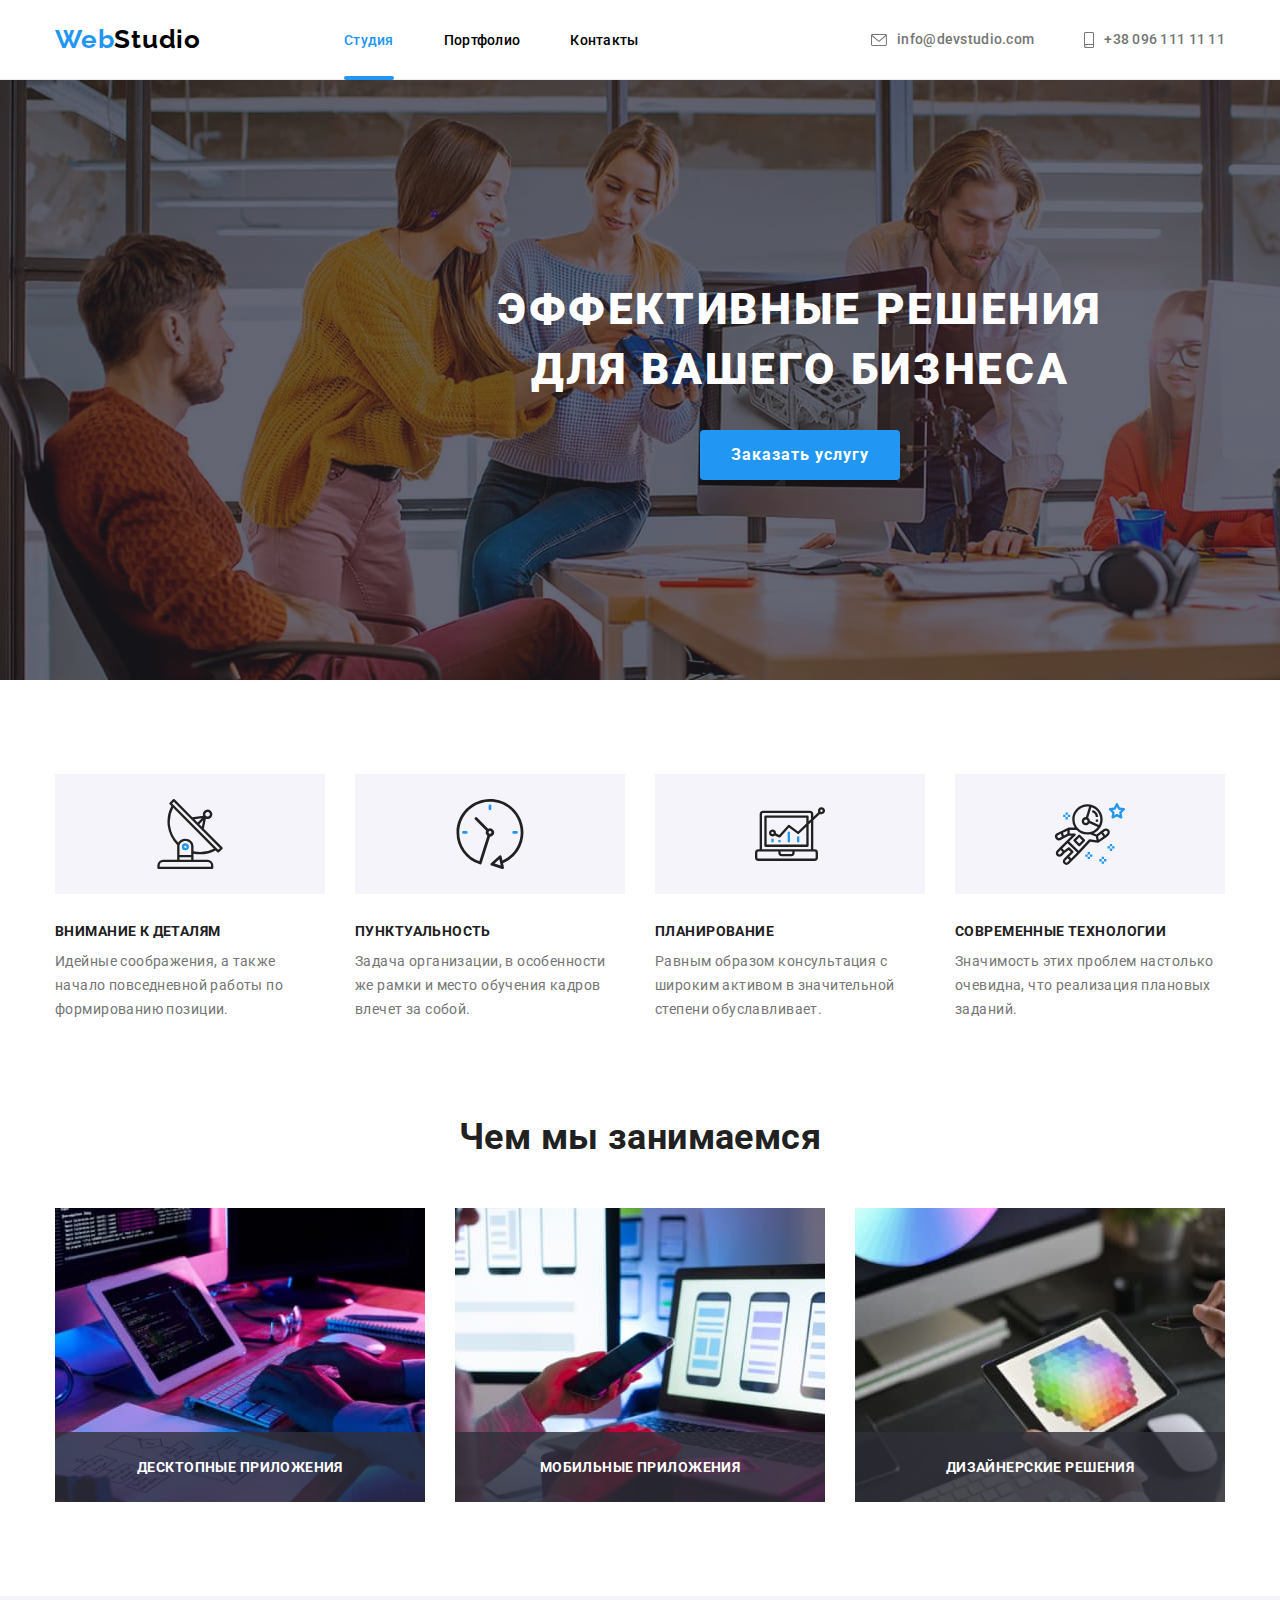
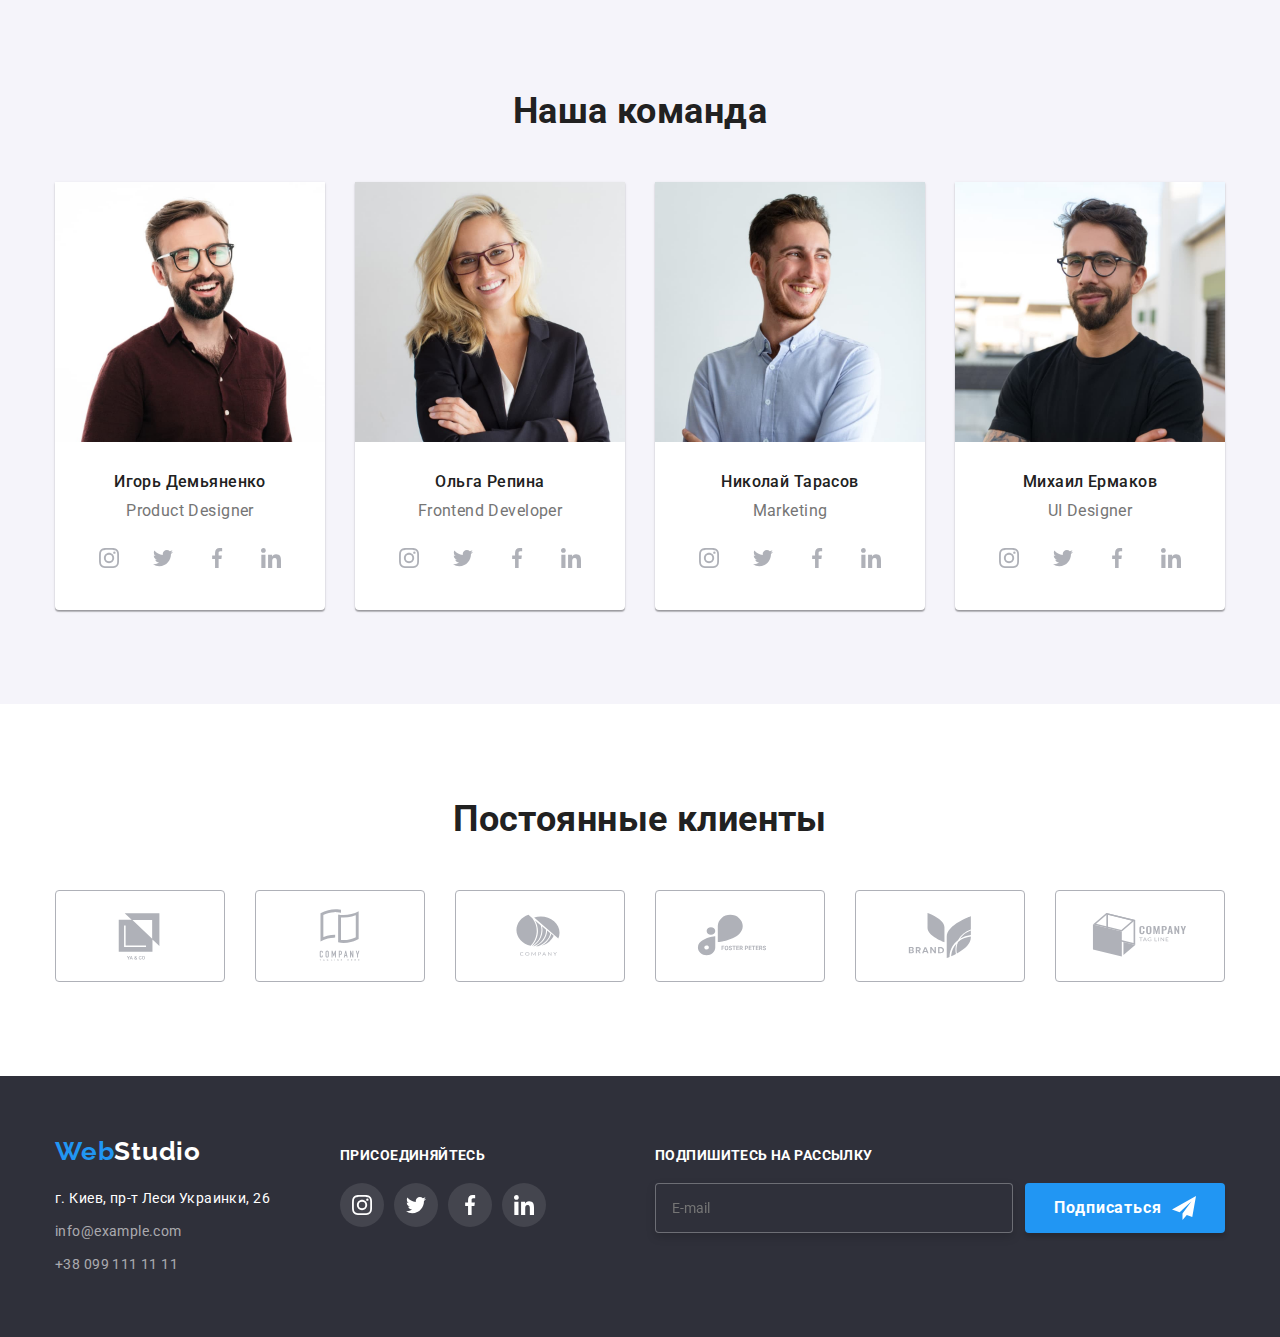
<file: index.html>
<!DOCTYPE html>
<html lang="ru">
<head>
    <meta charset="UTF-8">
    <meta http-equiv="X-UA-Compatible" content="IE=edge">
    <meta name="viewport" content="width=device-width, initial-scale=1.0">
    <title>Студия</title>
    <link rel="preconnect" href="https://fonts.googleapis.com">
    <link rel="preconnect" href="https://fonts.gstatic.com" crossorigin>
    <link href="https://fonts.googleapis.com/css2?family=Raleway:wght@700&family=Roboto:wght@400;500;700;900&display=swap" rel="stylesheet">
    <link rel="stylesheet" href="https://cdnjs.cloudflare.com/ajax/libs/modern-normalize/1.1.0/modern-normalize.min.css">
    <link rel="stylesheet" href="./css/main.min.css">
    <link rel="stylesheet" href="./css/styles.css">
</head>
<body>
    <header class="page-header">
        
       <div class="container container_header-container">
            <nav class="header-nav-container">
                    <a href="./index.html" lang="en" class="logo"><span class="logo__span">Web</span>Studio</a>
                    <ul class="nav-menu">
                            <li class="nav-menu__item nav-menu__item-location"><a href="./index.html" class="nav-menu__link nav-menu__link-current">Студия</a></li>
                            <li class="nav-menu__item"><a href="./portfolio.html" class="nav-menu__link">Портфолио</a></li>
                            <li class="nav-menu__item"><a href="" class="nav-menu__link">Контакты</a></li>
                    </ul>
            </nav>
            <ul class="header-contacts">
            <li class="header-contacts__item">
                
                <a href="mailto:info@devstudio.com" class="contacts"> 
                    <svg class="contacts__icon contacts__icon_envelope">
                    <use href="./images/icons.svg#icon-envelope"></use>
                </svg>
                info@devstudio.com</a></li>
            <li class="header-contacts__item">
                
                <a href="tel:+380961111111" class="contacts">
                    <svg class="contacts__icon contacts__icon_smartfone">
                        <use href="./images/icons.svg#icon-smartphone"></use>
                    </svg>
                    +38 096 111 11 11</a></li>
            </ul>
       </div>

    </header>

    <main>
        <section class="hero">
            <div class="container">
                <h1 class="hero-title">Эффективные решения для вашего бизнеса</h1>
                <button data-modal-open type="button" class="hero-button" >Заказать услугу</button>
                <div data-modal class="backdrop backdrop_is-hidden">
                    <div class="modal">
                        <button data-modal-close class="close-modal" >
                            <svg clas="close-modal__icon" width="14px" height="14px">
                                <use href="./images/icons.svg#icon-close-black"></use>
                            </svg>
                        </button>
                        <p class="modal__description">Оставьте свои данные, мы вам перезвоним</p>
                        <form class="modal-form">
                            
                            <div class="modal__form-field">
                                <label for="client_name">
                                    Имя
                                </label>
                                <input class="form-input" type="name" id="client_name" name="client-name" required>
                                <svg class="modal__form-icon" width="18px" height="18px">
                                    <use href="./images/icons.svg#icon-person"></use>
                            </div>
                        
                           
                            <div class="modal__form-field">
                                <label for="client_tel">
                                    Телефон
                                </label>
                                <input type="tel" id="client_tel" required>
                                <svg class="modal__form-icon" width="18px" height="18px" name="client-tel">
                                    <use href="./images/icons.svg#icon-phone"></use>
                            </div>
                            
                            
                             <div class="modal__form-field">
                                <label for="client_mail">
                                    Почта
                                </label>
                                <input type="mail" id="client_mail" name="client-mail" required>
                                <svg class="modal__form-icon" width="18px" height="18px">
                                        <use href="./images/icons.svg#icon-email"></use>
                                
                            </div>
                            
                            <div class="modal__form-field">
                                <label for="comment-area">
                                    Комментарий
                                </label>
                                <textarea name="" id="comment-area" class="comment-area" placeholder="Введите текст"></textarea>
                                    
                            </div>
                            <div class="modal__form-chekbox">
                                <label>
                                    <input class="modal__input-chekbox" type="checkbox" name="contract" value="contract" required>
                                    <span class="check-icon"></span>
                                    <span class="modal-contract-description">Соглашаюсь с рассылкой и принимаю</span>
                                    <a href="" class="modal-check-decoration">Условия договора</a>
                                </label>
                                
                            </div>
                    
                            <button type="submit" class="hero-button hero-button_modal-button">
                                <span>Отправить</span>
                            </button>
                    </div>
                        </form>

                    </div>
                </div>
            </div>
        </section>

        <section class="section">
            <div class="container">
                <h2 class="visually-hidden">Наши преимущества</h2>
                <ul class="properties">
                    
                    <li class="properties-element">
                        <div class="properties-element__image">
                            <svg width="70" height="70">
                                <use href="./images/icons.svg#icon-antenna-1" ></use>
                            </svg>
    
                        </div>
                        <h3 class="properties-element__title">Внимание к деталям</h3>
                        <p class="properties-element__description">Идейные соображения, а также начало повседневной работы по формированию позиции.
                        </p>
                    </li>
                    <li class="properties-element">
                        <div class="properties-element__image">
                            <svg width="70" height="70">
                                <use href="./images/icons.svg#icon-clock-1"></use>
                            </svg>
    
                        </div>
                        <h3 class="properties-element__title">Пунктуальность</h3>
                        <p class="properties-element__description">Задача организации, в особенности же рамки и место обучения кадров влечет за
                            собой.</p>
                    </li>
                    <li class="properties-element">
                        <div class="properties-element__image">
                            <svg width="70" height="70">
                                <use href="./images/icons.svg#icon-diagram-1"></use>
                            </svg>
    
                        </div>
                        <h3 class="properties-element__title">Планирование</h3>
                        <p class="properties-element__description">Равным образом консультация с широким активом в значительной степени
                            обуславливает.</p>
                    </li>
                    <li class="properties-element">
                        <div class="properties-element__image">
                            <svg width="70" height="70">
                                <use href="./images/icons.svg#icon-astronaut-1"></use>
                            </svg>
    
                        </div>
                        <h3 class="properties-element__title">Современные технологии</h3>
                        <p class="properties-element__description">Значимость этих проблем настолько очевидна, что реализация плановых заданий.</p>
                    </li>
                </ul>
            </div>
        </section>

        <section class="section work">
            <div class="container">
                <h2 class="big-headers">Чем мы занимаемся</h2>
                <ul class="examples">
                    <li class="examples-item">
                        <div class="examples-item__opacity">
                            <img src="./images/what_we_doing/computer-min.jpg" alt="Создание сайтов на компютер" width="370" height="294">
                            <p class="examples-item__descrirtion">десктопные приложения</p>
                        </div>
                    </li>
                        
                    <li class="examples-item">
                        <div class="examples-item__opacity">
                            <img src="./images/what_we_doing/mobile-min.jpg" alt="Создание сайтов на сматфон" width="370" height="294">
                            <p class="examples-item__descrirtion">мобильные приложения</p>
                        </div>
                    </li>
                        
                    <li class="examples-item">
                        <div class="examples-item__opacity">
                            <img src="./images/what_we_doing/tablet-min.jpg" alt="Создание сайтов на планшет" width="370" height="294">
                            <p class="examples-item__descrirtion">дизайнерские решения</p>
                        </div>
                    </li>
                        
                </ul>
            </div>
        </section>

        <section class="team section">
            <div class="container">
                <h2 class="big-headers">Наша команда</h2>
                <ul class="teammates">
                    <li class="teammates-item">                      
                        <img src="./images/our_team/demyanenko-min.jpg" alt="Игорь Демьяненко" width="270" height="260">
                        <div class="teammates-block">
                            <h3 class="teammates-block__name">Игорь Демьяненко</h3>
                            <p class="teammates-block_position">Product Designer</p>
                            <ul class="social-menu">
                                <li><a class="social-menu__links" href="">
                                    <svg class="social-menu__icons" width="20" height="20">
                                            <use href="./images/icons.svg#icon-instagram-2" ></use>
                                        </svg>
                                    </a>
                                </li>
                                <li><a class="social-menu__links" href="">
                                    <svg class="social-menu__icons" width="20" height="20">
                                            <use href="./images/icons.svg#icon-twitter-1"></use>
                                        </svg>
                                    </a>
                                </li>
                                <li><a class="social-menu__links" href="">
                                    <svg class="social-menu__icons" width="20" height="20">
                                            <use href="./images/icons.svg#icon-facebook-1"></use>
                                        </svg>
                                    </a>
                                </li>
                                <li><a class="social-menu__links" href="">
                                    <svg class="social-menu__icons" width="20" height="20">
                                            <use href="./images/icons.svg#icon-linkedin-1"></use>
                                        </svg>
                                    </a>
                                </li>
                            </ul>
            
                        </div>
                        
                    </li>
                    <li class="teammates-item">
                        <img src="./images/our_team/repina-min.jpg" alt="Ольга Репина" width="270" height="260">
                        <div class="teammates-block">
                            <h3 class="teammates-block__name">Ольга Репина</h3>
                            <p class="teammates-block_position">Frontend Developer</p>
                            <ul class="social-menu">
                                <li><a class="social-menu__links" href="">
                                    <svg class="social-menu__icons" width="20" height="20">
                                            <use href="./images/icons.svg#icon-instagram-2" ></use>
                                        </svg>
                                    </a>
                                </li>
                                <li><a class="social-menu__links" href="">
                                    <svg class="social-menu__icons" width="20" height="20">
                                            <use href="./images/icons.svg#icon-twitter-1"></use>
                                        </svg>
                                    </a>
                                </li>
                                <li><a class="social-menu__links" href="">
                                    <svg class="social-menu__icons" width="20" height="20">
                                            <use href="./images/icons.svg#icon-facebook-1"></use>
                                        </svg>
                                    </a>
                                </li>
                                <li><a class="social-menu__links" href="">
                                    <svg class="social-menu__icons" width="20" height="20">
                                            <use href="./images/icons.svg#icon-linkedin-1"></use>
                                        </svg>
                                    </a>
                                </li>
                            </ul>
                        </div>
                        
                    </li>
                    <li class="teammates-item">
                        <img src="./images/our_team/tarasov-min.jpg" alt="Николай Тарасов" width="270" height="260">
                        <div class="teammates-block">
                            <h3 class="teammates-block__name">Николай Тарасов</h3>
                            <p class="teammates-block_position">Marketing</p>
                            <ul class="social-menu">
                                <li><a class="social-menu__links" href="">
                                    <svg class="social-menu__icons" width="20" height="20">
                                            <use href="./images/icons.svg#icon-instagram-2" ></use>
                                        </svg>
                                    </a>
                                </li>
                                <li><a class="social-menu__links" href="">
                                    <svg class="social-menu__icons" width="20" height="20">
                                            <use href="./images/icons.svg#icon-twitter-1"></use>
                                        </svg>
                                    </a>
                                </li>
                                <li><a class="social-menu__links" href="">
                                    <svg class="social-menu__icons" width="20" height="20">
                                            <use href="./images/icons.svg#icon-facebook-1"></use>
                                        </svg>
                                    </a>
                                </li>
                                <li><a class="social-menu__links" href="">
                                    <svg class="social-menu__icons" width="20" height="20">
                                            <use href="./images/icons.svg#icon-linkedin-1"></use>
                                        </svg>
                                    </a>
                                </li>
                            </ul>
                        </div>
                       
                    </li>
                    <li class="teammates-item">
                        <img src="./images/our_team/ermakov-min.jpg" alt="Михаил Ермаков" width="270" height="260">
                        <div class="teammates-block">
                            <h3 class="teammates-block__name">Михаил Ермаков</h3>
                            <p class="teammates-block_position">UI Designer</p>
                            <ul class="social-menu">
                                <li><a class="social-menu__links" href="">
                                    <svg class="social-menu__icons" width="20" height="20">
                                            <use href="./images/icons.svg#icon-instagram-2" ></use>
                                        </svg>
                                    </a>
                                </li>
                                <li><a class="social-menu__links" href="">
                                    <svg class="social-menu__icons" width="20" height="20">
                                            <use href="./images/icons.svg#icon-twitter-1"></use>
                                        </svg>
                                    </a>
                                </li>
                                <li><a class="social-menu__links" href="">
                                    <svg class="social-menu__icons" width="20" height="20">
                                            <use href="./images/icons.svg#icon-facebook-1"></use>
                                        </svg>
                                    </a>
                                </li>
                                <li><a class="social-menu__links" href="">
                                    <svg class="social-menu__icons" width="20" height="20">
                                            <use href="./images/icons.svg#icon-linkedin-1"></use>
                                        </svg>
                                    </a>
                                </li>
                            </ul>
                        </div>
                        
                    </li>                    
                </ul>
            </div>
        </section>
        <section class="section">
            <div class="container">
                <h2 class="big-headers">Постоянные клиенты</h2>
                <ul class="clients-menu">
                    <li class="clients-item">
                        <a class="clients-item__link" href="">
                            <svg class="clients-item__icon" width="106" height="60">
                                <use href="./images/icons.svg#icon-Logo-1"></use>
                            </svg>
                        </a>
                    </li>
                    <li class="clients-item">
                        <a class="clients-item__link" href="">
                            <svg class="clients-item__icon" width="106" height="60">
                                <use href="./images/icons.svg#icon-Logo-2"></use>
                            </svg>
                        </a>
                    </li>
                    <li class="clients-item">
                        <a class="clients-item__link" href="">
                            <svg class="clients-item__icon" width="106" height="60">
                                <use href="./images/icons.svg#icon-Logo-3"></use>
                            </svg>
                        </a>
                    </li>
                    <li class="clients-item">
                        <a class="clients-item__link" href="">
                            <svg class="clients-item__icon" width="106" height="60">
                                <use href="./images/icons.svg#icon-Logo-4"></use>
                            </svg>
                        </a>
                    </li>
                    <li class="clients-item">
                        <a class="clients-item__link" href="">
                            <svg class="clients-item__icon" width="106" height="60">
                                <use href="./images/icons.svg#icon-Logo-5"></use>
                            </svg>
                        </a>
                    </li>
                    <li class="clients-item">
                        <a class="clients-item__link" href="">
                            <svg class="clients-item__icon" width="106" height="60">
                                <use href="./images/icons.svg#icon-Logo-6"></use>
                            </svg>
                        </a>
                    </li>
                </ul>
            </div>
        </section>
    </main>
    <footer>
        <div class="container container_footer-flex">
            <div>
                <a href="./index.html" lang="en" class="logo logo_logo-footer"><span class="logo__span">Web</span>Studio</a>
                <address>
                    <ul class="footer-list">
                        <li class="footer-list__item"><a href="https://goo.gl/maps/t2Xy4N2QzywCHtQn9" target="_blank" rel="noopener noreferrer" class="footer-list__map">г. Киев, пр-т Леси Украинки, 26</a></li>
                        <li class="footer-list__item"><a href="mailto:info@example.com" class="footer-list__contacts-footer">info@example.com</a></li>
                        <li class="footer-list__item"><a href="tel:+380991111111" class="footer-list__contacts-footer">+38 099 111 11 11</a></li>
                    </ul>
                </address>
            </div>
            <div class="social-block">
                <p class="sign-up__title">присоединяйтесь</p>
                <ul class="social-menu">
                    <li><a class="social-menu__links" href="">
                        <svg class="social-menu__icons" width="20" height="20">
                                <use href="./images/icons.svg#icon-instagram-2" ></use>
                            </svg>
                        </a>
                    </li>
                    <li><a class="social-menu__links" href="">
                        <svg class="social-menu__icons" width="20" height="20">
                                <use href="./images/icons.svg#icon-twitter-1"></use>
                            </svg>
                        </a>
                    </li>
                    <li><a class="social-menu__links" href="">
                        <svg class="social-menu__icons" width="20" height="20">
                                <use href="./images/icons.svg#icon-facebook-1"></use>
                            </svg>
                        </a>
                    </li>
                    <li><a class="social-menu__links" href="">
                        <svg class="social-menu__icons" width="20" height="20">
                                <use href="./images/icons.svg#icon-linkedin-1"></use>
                            </svg>
                        </a>
                    </li>
                </ul>
            </div>
            <div class="sign-up">
                <p class="sign-up__title">Подпишитесь на рассылку</p>
                <div >
                    <form action="" class="sign-up__form-block">
                        <input class="sign-up__input" type="email" placeholder="E-mail" required>
                        <button type="submit" class="hero-button hero-button_sign-up-button">
                            <span>Подписаться</span>
                            <svg class="sign-up__icon">
                                <use href="./images/icons.svg#icon-send"></use>
                        </button>
                    </form>
                    
                </div>
            </div>
        </div>
    </footer>

    
    <script src="./js/modal.js"></script>
</body>




</html>
</file>
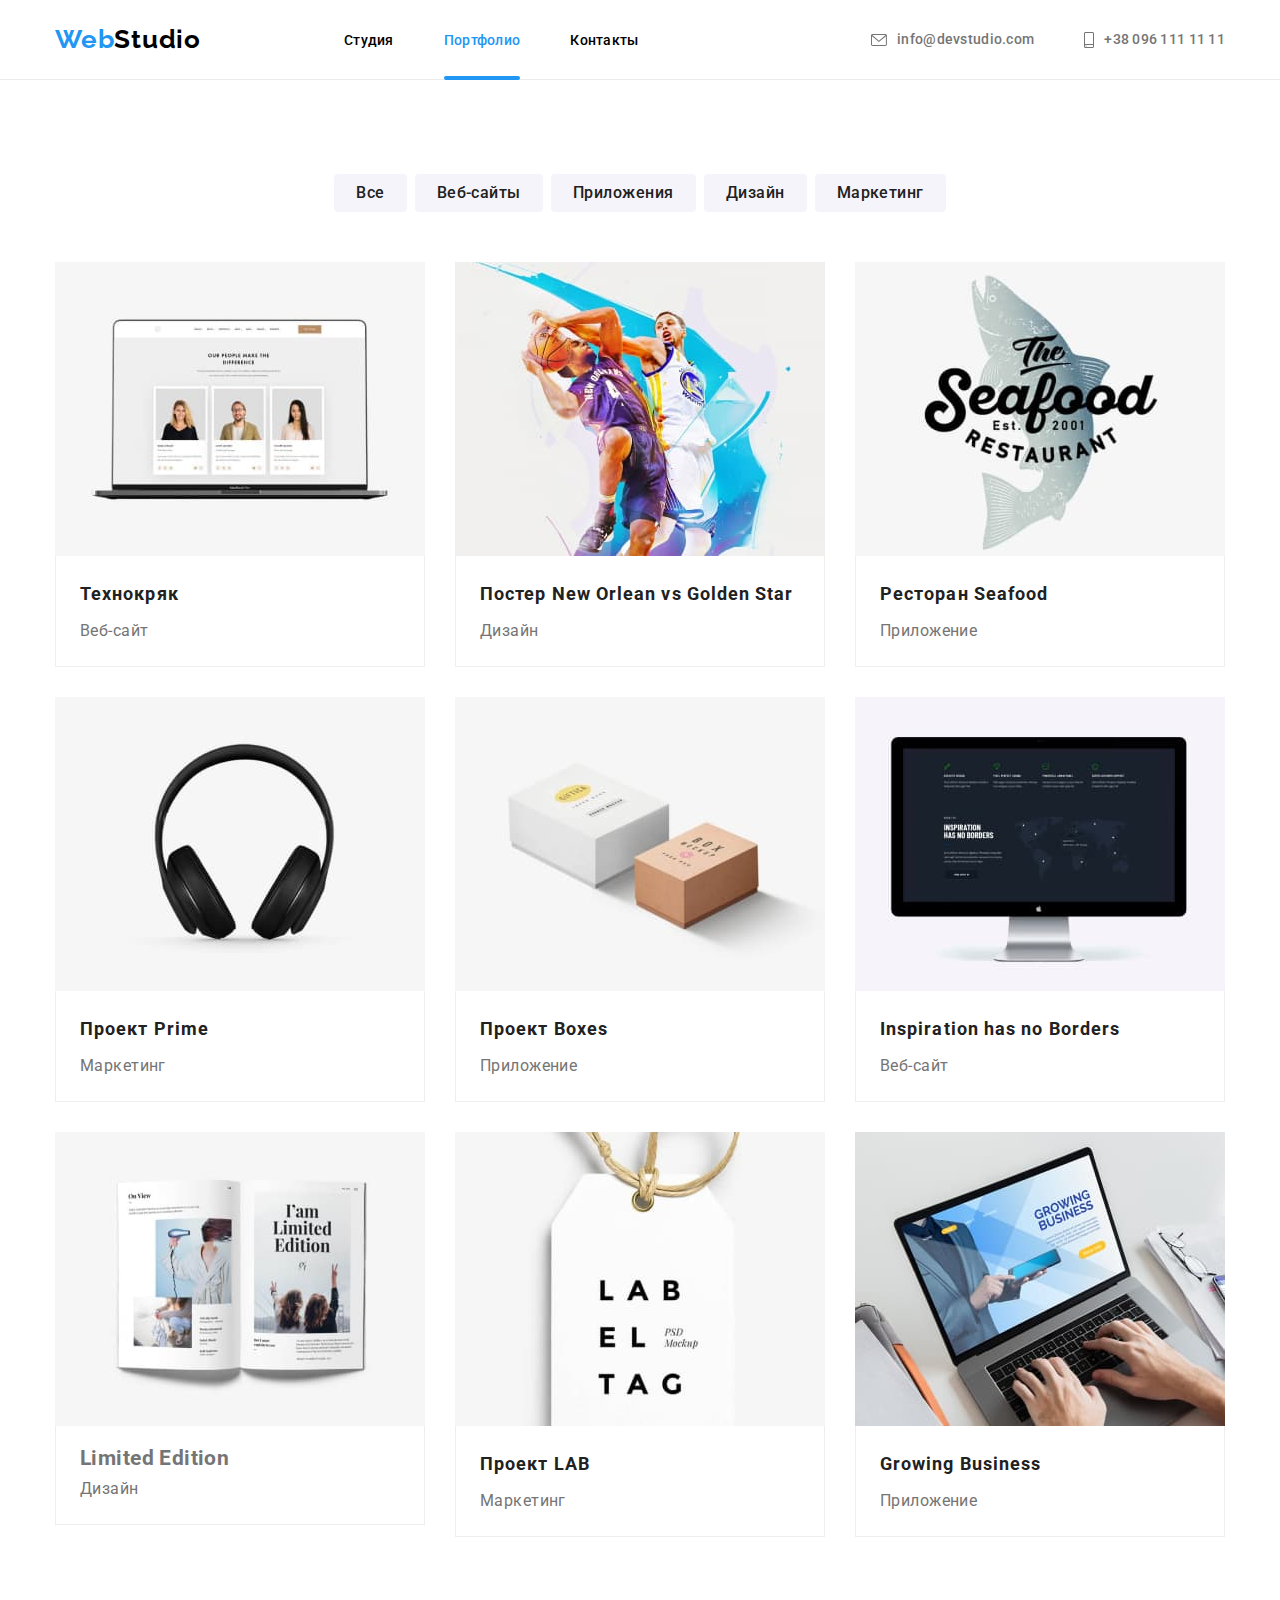
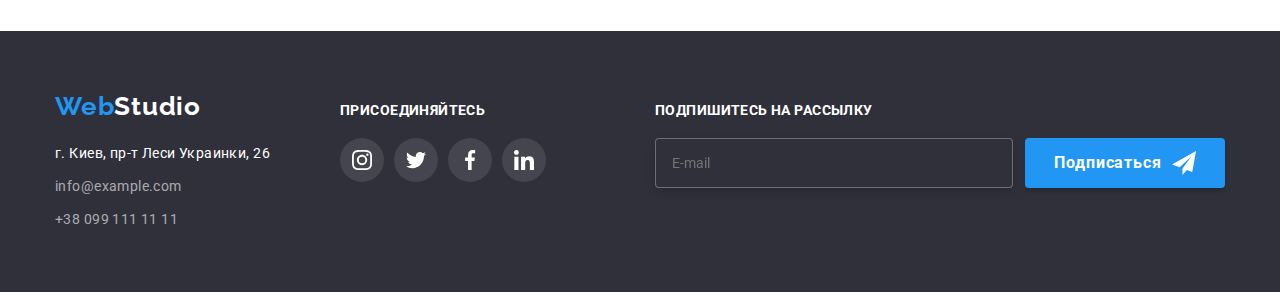
<file: portfolio.html>
<!DOCTYPE html>
<html lang="ru">
<head>
    <meta charset="UTF-8">
    <meta http-equiv="X-UA-Compatible" content="IE=edge">
    <meta name="viewport" content="width=device-width, initial-scale=1.0">
    <title>Портфолио</title>
    <link rel="preconnect" href="https://fonts.googleapis.com">
    <link rel="preconnect" href="https://fonts.gstatic.com" crossorigin>
    <link href="https://fonts.googleapis.com/css2?family=Raleway:wght@700&family=Roboto:wght@400;500;700;900&display=swap" rel="stylesheet">
    <link rel="stylesheet" href="https://cdnjs.cloudflare.com/ajax/libs/modern-normalize/1.1.0/modern-normalize.min.css">
    <link rel="stylesheet" href="./css/main.min.css">
    <link rel="stylesheet" href="./css/styles.css">
</head>
<body>
    <header class="page-header">
        <div class="container container_header-container">
            <nav class="header-nav-container">
                <a href="./index.html" lang="en" class="logo"><span class="logo__span">Web</span>Studio</a>
                    <ul class="nav-menu">
                            <li class="nav-menu__item nav-menu__item-location"><a href="./index.html" class="nav-menu__link" >Студия</a></li>
                            <li class="nav-menu__item"><a href="./portfolio.html" class="nav-menu__link nav-menu__link-current" >Портфолио</a></li>
                            <li class="nav-menu__item"><a href="" class="nav-menu__link">Контакты</a></li>
                    </ul>
            </nav>
            <ul class="header-contacts">
                <li class="header-contacts__item">
                    
                    <a href="mailto:info@devstudio.com" class="contacts"> 
                        <svg class="contacts__icon contacts__icon_envelope">
                        <use href="./images/icons.svg#icon-envelope"></use>
                    </svg>
                    info@devstudio.com</a></li>
                <li class="header-contacts__item">
                    
                    <a href="tel:+380961111111" class="contacts">
                        <svg class="contacts__icon contacts__icon_smartfone">
                            <use href="./images/icons.svg#icon-smartphone"></use>
                        </svg>
                        +38 096 111 11 11</a></li>
                </ul>
        </div>
    </header>

    <main>

        <section class="section">
            <div class="container" >
                <h1 class="visually-hidden">Примеры наших работ</h1>   
                    <ul class="example-menu">
                         <li><button type="button" class="button button_example-button">Все</button></li>
                        <li><button type="button" class="button button_example-button">Веб-сайты</button></li>
                        <li><button type="button" class="button button_example-button">Приложения</button></li>
                         <li><button type="button" class="button button_example-button">Дизайн</button></li>
                         <li><button type="button" class="button button_example-button">Маркетинг</button></li>
                     </ul>
                   
                     <ul class="titles-menu">
                        <li class="titles-item">
                           <a href="" class="titles-item__link"> 
                                <div class="titles-overlay">
                                    <img src="./images/portfolio/techno-crjak-min.jpg" alt="пример страницы веб-сайта" width="370" height="294">
                                    <div class="titles-overlay__curtain">
                                        <p class="titles-overlay__description">Ресурс предлагает комплексные предложения с разным уровнем функционала и сервисов. Все это позволит посетителю
                                            получить исчерпывающие сведения о компании или частном лице.</p>
                                    </div>
                                </div>
                                <div class="titles-item__border">
                                    <h2 class="titles-name">Технокряк</h2>
                                    <p class="titles-description">Веб-сайт</p>
                                </div>
                            </a>
                        </li>
                        <li class="titles-item">
                            <a href="" class="titles-item__link">
                               <div class="titles-overlay">
                                    <img src="./images/portfolio/orlean-vs-star-min.jpg" alt="пример постера" width="370" height="294">
                                    <div class="titles-overlay__curtain">
                                        <p class="titles-overlay__description">Ресурс предлагает комплексные предложения с разным уровнем функционала и сервисов. Все это позволит посетителю
                                            получить исчерпывающие сведения о компании или частном лице.</p>
                                    </div>
                               </div>
                                <div class="titles-item__border">
                                    <h2 class="titles-name">Постер <span lang="en">New Orlean vs Golden Star</span></h2>
                                    <p class="titles-description">Дизайн</p>
                                </div>
                            </a>
                        </li>
                        <li class="titles-item">
                            <a href="" class="titles-item__link">
                                <div class="titles-overlay">
                                    <img src="./images/portfolio/seafood-min.jpg" alt="приложение ресторана" width="370" height="294">
                                    <div class="titles-overlay__curtain">
                                        <p class="titles-overlay__description">Ресурс предлагает комплексные предложения с разным уровнем функционала и сервисов. Все это позволит посетителю
                                            получить исчерпывающие сведения о компании или частном лице.</p>
                                    </div>
                                </div>
                                <div class="titles-item__border">
                                    <h2 class="titles-name">Ресторан <span lang="en">Seafood</span></h2>
                                    <p class="titles-description">Приложение</p>
                                </div>
                            </a>
                        </li>
                        <li class="titles-item">
                            <a href="" class="titles-item__link">
                                <div class="titles-overlay">
                                    <img src="./images/portfolio/prime-min.jpg" alt="логотип проекта" width="370" height="294">
                                    <div class="titles-overlay__curtain">
                                        <p class="titles-overlay__description">Ресурс предлагает комплексные предложения с разным уровнем функционала и сервисов. Все это позволит посетителю
                                            получить исчерпывающие сведения о компании или частном лице.</p>
                                    </div>
                                </div>
                                <div class="titles-item__border">
                                    <h2 class="titles-name">Проект <span lang="en">Prime</span></h2>
                                    <p class="titles-description">Маркетинг</p>
                                </div>
                            </a>
                        </li>
                        <li class="titles-item">
                            <a href="" class="titles-item__link">
                                <div class="titles-overlay">
                                    <img src="./images/portfolio/boxes-min.jpg" alt="логотип приложения" width="370" height="294">
                                    <div class="titles-overlay__curtain">
                                        <p class="titles-overlay__description">Ресурс предлагает комплексные предложения с разным уровнем функционала и сервисов. Все это позволит посетителю
                                            получить исчерпывающие сведения о компании или частном лице.</p>
                                    </div>
                                </div>
                                <div class="titles-item__border">
                                    <h2 class="titles-name">Проект <span lang="en">Boxes</span></h2>
                                    <p class="titles-description">Приложение</p>
                                </div>
                            </a>
                        </li>
                        <li class="titles-item">
                            <a href="" class="titles-item__link">
                                <div class="titles-overlay"> 
                                    <img src="./images/portfolio/no-borders-min.jpg" alt="пример страницы вебсайта" width="370" height="294" >
                                    <div class="titles-overlay__curtain">
                                        <p class="titles-overlay__description">Ресурс предлагает комплексные предложения с разным уровнем функционала и сервисов. Все это позволит посетителю
                                            получить исчерпывающие сведения о компании или частном лице.</p>
                                </div>
                                </div>
                                <div class="titles-item__border"> 
                                    <h2 class="titles-name"><span lang="en">Inspiration has no Borders</span></h2>
                                    <p class="titles-description">Веб-сайт</p>
                                </div>
                            </a>
                        </li>
                        <li class="titles-item">
                            <a href="" class="titles-item__link">
                                <div class="titles-overlay">
                                    <img src="./images/portfolio/limited-edition-min.jpg" alt="пример дизайна для издания" width="370" height="294">
                                    <div class="titles-overlay__curtain">
                                        <p class="titles-overlay__description">Ресурс предлагает комплексные предложения с разным уровнем функционала и сервисов. Все это позволит посетителю
                                            получить исчерпывающие сведения о компании или частном лице.</p>
                                    </div>
                                </div>
                                <div class="titles-item__border">
                                    <h2 class="titles-name>Издание <span lang="en">Limited Edition</span></h2>
                                    <p class="titles-description">Дизайн</p>
                                </div>
                            </a>
                        </li>
                        <li class="titles-item">
                            <a href="" class="titles-item__link">
                                <div class="titles-overlay">
                                    <img src="./images/portfolio/lab-min.jpg" alt="логотип проекта" width="370" height="294">
                                    <div class="titles-overlay__curtain">
                                        <p class="titles-overlay__description">Ресурс предлагает комплексные предложения с разным уровнем функционала и сервисов. Все это позволит посетителю
                                            получить исчерпывающие сведения о компании или частном лице.</p>
                                    </div>
                                </div>
                                <div class="titles-item__border">
                                    <h2 class="titles-name">Проект <span lang="en">LAB</span></h2>
                                    <p class="titles-description">Маркетинг</p>
                                </div>
                            </a>
                        </li>
                        <li class="titles-item">
                            <a href="" class="titles-item__link">
                                <div class="titles-overlay">
                                    <img src="./images/portfolio/growing_business-min.jpg" alt="главная страница приложения" width="370" height="294">
                                    <div class="titles-overlay__curtain">
                                        <p class="titles-overlay__description">Ресурс предлагает комплексные предложения с разным уровнем функционала и сервисов. Все это позволит посетителю
                                            получить исчерпывающие сведения о компании или частном лице.</p>
                                    </div>
                                </div>
                                <div class="titles-item__border">
                                    <h2 class="titles-name"><span lang="en">Growing Business</span></h2>
                                    <p class="titles-description">Приложение</p>
                                </div>
                            </a>
                        </li>
                    </ul>
            </div>
    

            
        </section>

    </main>


    <footer>
        <div class="container container_footer-flex">
            <div>
                <a href="./index.html" lang="en" class="logo logo_logo-footer"><span class="logo__span">Web</span>Studio</a>
                <address>
                    <ul class="footer-list">
                        <li class="footer-list__item"><a href="https://goo.gl/maps/t2Xy4N2QzywCHtQn9" target="_blank" rel="noopener noreferrer" class="footer-list__map">г. Киев, пр-т Леси Украинки, 26</a></li>
                        <li class="footer-list__item"><a href="mailto:info@example.com" class="footer-list__contacts-footer">info@example.com</a></li>
                        <li class="footer-list__item"><a href="tel:+380991111111" class="footer-list__contacts-footer">+38 099 111 11 11</a></li>
                    </ul>
                </address>
            </div>
            <div class="social-block">
                <p class="sign-up__title">присоединяйтесь</p>
                <ul class="social-menu">
                    <li><a class="social-menu__links" href="">
                        <svg class="social-menu__icons" width="20" height="20">
                                <use href="./images/icons.svg#icon-instagram-2" ></use>
                            </svg>
                        </a>
                    </li>
                    <li><a class="social-menu__links" href="">
                        <svg class="social-menu__icons" width="20" height="20">
                                <use href="./images/icons.svg#icon-twitter-1"></use>
                            </svg>
                        </a>
                    </li>
                    <li><a class="social-menu__links" href="">
                        <svg class="social-menu__icons" width="20" height="20">
                                <use href="./images/icons.svg#icon-facebook-1"></use>
                            </svg>
                        </a>
                    </li>
                    <li><a class="social-menu__links" href="">
                        <svg class="social-menu__icons" width="20" height="20">
                                <use href="./images/icons.svg#icon-linkedin-1"></use>
                            </svg>
                        </a>
                    </li>
                </ul>
            </div>
            <div class="sign-up">
                <p class="sign-up__title">Подпишитесь на рассылку</p>
                <div class="sign-up__form-block">
                    <form action="">
                        <input class="sign-up__input" type="email" placeholder="E-mail">
    
                    </form>
                    <button type="button" class="hero-button hero-button_sign-up-button">
                        <span>Подписаться</span>
                        <svg class="sign-up__icon">
                            <use href="./images/icons.svg#icon-send"></use>
                    </button>
                </div>
            </div>
        </div>
    </footer>
    
</body>
</html>
</file>
<file: css/styles.css>
/* ___________________________________________Header */








 


 /* .header-contacts__item{
   display: inline-flex;
   align-items: center;
   cursor:pointer;
 }

 .header-contacts__item:last-child {
 margin-left: 50px;
 }

 .contacts
 {
   display: flex;
   align-items: center;

   font-weight: 500;
   font-size: 14px;
   line-height: 1.14;
   letter-spacing: 0.02em;
   padding-top: 32px;
   padding-bottom: 32px;

   transition: color 250ms cubic-bezier(0.4, 0, 0.2, 1);
  
 }

 .contacts__icon {
   margin-right: 10px;
   fill: currentColor;
 }

 .contacts__icon_envelope{
   width: 16px;
   height: 12px;

 }
 .contacts__icon_smartfone{
   width: 10px;
   height: 16px;
   
 } */




 /*___________________________________________body*/

/* body 
{
    font-family: 'Roboto', sans-serif;  
    color:var(--body-color);
    background-color: var(--background-body);
    font-size: 14px;
    letter-spacing: 0.03em;
    
} */

/* .hero
{
   background: var(--background-hero);
   background-image: linear-gradient(rgba(47, 48, 58, 0.4),rgba(47, 48, 58, 0.4)), url(../images/hero/Img-min.jpg);
   background-repeat: no-repeat;
   background-size: cover;
   margin-left: auto;
   margin-right: auto;
   width: 1600px;
   height: 600px;
   padding-top: 200px;
   padding-bottom: 200px;
}

.hero-title
{
   
   font-weight: 900;
   font-size: 44px;
   line-height: 1.36;
   letter-spacing: 0.06em;
   text-transform: uppercase;

   color: var(--title-hero);

   width: 696px;
   margin-left: auto;
   margin-right: auto;
   text-align: center;
  

} */

/* .hero-button
{
   margin-left: auto;
   margin-right: auto;
   margin-top: 30px;
   padding-top: 10px;
   padding-bottom: 10px;


   width: 200px;
   height: 50px;

   font-family: inherit;
   font-weight: 700;
   font-size: 16px;
   line-height: 1.88;
   display: block;
   
   text-align: center;
   letter-spacing: 0.06em;

   color: var(--title-hero);
   background: var(--background-focus-button);
   box-shadow: 0px 4px 4px rgba(0, 0, 0, 0.15);
   border-radius: 4px;
   border: none;

   cursor:pointer;

  

   transition: background 250ms cubic-bezier(0.4, 0, 0.2, 1);
   
}

.hero-button:focus ,
.hero-button:hover
{
   background: var(--background-hero-focus);
} */
/* 
 .backdrop{
   position: fixed;
   top:0;
   left: 0;
   width: 100%;
   height: 100%;
   background: rgba(0, 0, 0, 0.2);

   padding: 15px 15px;

   opacity: 1;
   visibility:visible;

   transition: opacity 250ms cubic-bezier(0.4, 0, 0.2, 1) ,  visibility 250ms cubic-bezier(0.4, 0, 0.2, 1); 
   perspective:600px;

   z-index: 1;
   
 }

 .backdrop.backdrop_is-hidden .modal{
   transform:perspective(600px) translate(-50% , -50%) rotateX(45deg) scale(0.5);

   
   

 }
 .backdrop.backdrop_is-hidden{
   opacity: 0;
   pointer-events: none; 
   visibility: hidden;
 }
 .modal{
   position: absolute;
   top: 50%;
   left: 50%;
   width: 528px;
   height: 581px;

   padding: 40px;


   box-shadow: 0px 1px 3px rgba(0, 0, 0, 0.12), 0px 1px 1px rgba(0, 0, 0, 0.14), 0px 2px 1px rgba(0, 0, 0, 0.2);
   border-radius: 4px;

   background-color: var(--background-body);

   transform: translate(-50%,-50%) rotateX(0deg) scale(1);
   transition: transform 250ms cubic-bezier(0.4, 0, 0.2, 1) ;

  
 }

 
 .close-modal{
   width: 30px;
   height: 30px;
   position: absolute;
   top: 8px;
   right: 8px;

   display:flex;
   justify-content: center;
   align-items: center;

   border-radius: 50%;
   background-color: inherit;
   border: 1px solid rgba(0, 0, 0, 0.1);
   cursor: pointer;

   fill: #000000;

   transition: fill 250ms cubic-bezier(0.4, 0, 0.2, 1);
 }

 .close-modal:focus ,
 .close-modal:hover
 {
   fill: #2196F3 ;
 }


 




.modal__description{
   
   display: block;
   font-weight: 700;
   font-size: 20px;
   line-height: 23px;
   text-align: center;
   letter-spacing: 0.03em;

   color: #212121;
}
 .modal-form{
   margin-top: 12px;
   display: flex;
   flex-direction: column;
   align-content: center;
 }
 .modal-form label {
   margin-bottom: 4px;
   display: block;
   color: var(--body-color);

   font-weight: 400;
   font-size: 12px;
   line-height: 14px;
   letter-spacing: 0.01em;
 }
   

 
 .modal__form-field{
   position: relative;
  
   margin-bottom: 10px;
 }

 .modal__form-field_last-child{
  position: relative;
  
  margin-bottom: 20px;
}

 .modal__form-icon{
   position: absolute;
   bottom: 12px;
   left: 11px;

   fill: var(--titles-color);

   transition: fill 250ms cubic-bezier(0.4, 0, 0.2, 1);
 }

 .modal__form-field>input{
   padding: 12px 0 12px 42px;
   width: 448px;
   height: 40px;

   border: 1px solid rgba(33, 33, 33, 0.2);
   border-radius: 4px;
   cursor: pointer;

   transition: border 250ms cubic-bezier(0.4, 0, 0.2, 1);
 }
 
 .modal__form-field>input:focus,
 .modal__form-field>input:hover {
   outline: none;
   border: 1px solid #2196F3;
   
 }
 .modal__form-field>input:focus + .modal__form-icon,
 .modal__form-field>input:hover + .modal__form-icon
 {
   fill: #2196F3;
 }
 
 .modal-form textarea{
   
   padding: 12px 16px;
  cursor: pointer;
   transition: border 250ms cubic-bezier(0.4, 0, 0.2, 1);
 }
 
 .modal-form textarea:focus{
   outline: none;
   border: 1px solid #2196F3;

 }
 

 .comment-area{
   display: block;
   width: 448px;
   height: 120px;
   resize: none;

   border: 1px solid rgba(33, 33, 33, 0.2);
   border-radius: 4px;  
 }

 .modal-contract-description{
  font-weight: 400;
  font-size: 14px;
  line-height: 24px;
  letter-spacing: 0.03em;
  
  color: #757575;
 }

 .modal-check-decoration{
   color: #2196F3;
   text-decoration-line: underline;
   margin-left: 4px;

   font-weight: 400;
   font-size: 14px;
   line-height: 24px;
   letter-spacing: 0.03em;
 }

 .modal__form-chekbox{
   margin-bottom: 30px;
   margin-left: auto;
   margin-right: auto;
   display: flex;
   justify-content: center;

 }
 
 .modal__form-chekbox>label{
   position: relative;
   display: flex;
   align-items: center;
   justify-content: center;
 }

 .check-icon{
   position: relative;
   top: -2px;
   width: 16px;
   height: 15px;
   background-size: contain;

   margin-right: 8px;
   background-image: url(../images/svg-icons/Vector.svg);

   transition: background-image 250ms cubic-bezier(0.4, 0, 0.2, 1), 
   background-color 250ms cubic-bezier(0.4, 0, 0.2, 1) ,
   border-radius 250ms cubic-bezier(0.4, 0, 0.2, 1);
 }
 .modal__input-chekbox{
   appearance: none;
 }
 .modal__input-chekbox:checked+.check-icon{
   background-image: url(../images/svg-icons/icon\ check.svg);
   background-color: var(--background-focus-button);
   border-radius: 2px;

 }
 .hero-button_modal-button{
   margin-top: 0px ;
 } */



/* .section
{
   padding: 94px 0;
}
.properties{
   display: flex;
   
   gap: 30px;
}

.properties-element {
   flex-basis: calc((100% - 90px) / 4);
}


.properties-element__title
{
   
   font-weight: 700;
   font-size: 14px;
   line-height: 1.14;
   
   text-transform: uppercase;

   color: var(--titles-color);

   margin-top: 30px;
}

.properties-element__description
{
  
   font-weight: 400;
   font-size: 14px;
   line-height: 1.71;

   margin-top: 10px;
   
   
   
}

.properties-element__image{
   background-color: var(--background-button);
   width: 270px;
   height: 120px;
   
   display: flex;
   justify-content: center;
   align-items: center;
 
}
 */





/* .button
{
   cursor:pointer;

   font-family: inherit;
   font-weight: 500;
   font-size: 16px;
   line-height: 1.63;
   letter-spacing: 0.03em;
   background: var(--background-button);
   color: #212121;
   
   border: none;
} */

/* .work {
   padding-top: 0;
}

.big-headers
{
   
   font-weight: 700;
   font-size: 36px;
   line-height: 1.17;
   text-align: center;

   color: var(--titles-color);

   margin-bottom: 50px;
}

.examples{
   display: flex;
   gap: 30px;
   
   
} */
/* .examples-item{
   flex-basis: calc((100% - 60px) / 3);
}

.examples-item__opacity{
   position: relative;
   
   
}

.examples-item__descrirtion{
   position: absolute;
   bottom: 0;
   left: 0;

   display: flex;
   align-items: center;
   justify-content: center;

   width: 100%;
   height: 70px;
  

   font-weight: 700;
   
   text-transform: uppercase;

   color: var(--title-hero);
   background-color: rgba(47, 48, 58, 0.8);

} */

/* .team
{
   background: var(--background-teammates);
}


.teammates{
   display: flex;
   gap:30px;

} */
/* 
.teammates-item
{

   background: var(--background-teammates-item);
   box-shadow: 0px 1px 3px rgba(0, 0, 0, 0.12), 0px 1px 1px rgba(0, 0, 0, 0.14), 0px 2px 1px rgba(0, 0, 0, 0.2);
border-radius: 0px 0px 4px 4px;
   flex-basis: calc((100% - 90px) / 4)
}

.teammates-block{
   padding-top: 30px;
   padding-bottom: 30px;
}
.teammates-block__name
{
   
   font-weight: 500;
   font-size: 16px;
   line-height: 1.19;
   text-align: center;

   color: var(--titles-color);
}

.teammates-block_position
{
   
   font-weight: 400;
   font-size: 16px;
   line-height: 1.19;
   text-align: center;
   margin-top: 10px;
}

 */




 
/* .clients-header{
   font-weight: 700;
   font-size: 36px;
   line-height: 42px;
   text-align: center;
   letter-spacing: 0.03em;
   }
    */
/* .clients-menu {
   display: flex;
   justify-content: center;
   align-items: center;
   gap:30px
} */
/* 
.clients-item__link {
   width: 170px;
   height: 92px;
   

   display:flex;
   justify-content: center;
   align-items: center;

   color: var(--clients-color);
   border: 1px solid #AFB1B8;
   border-radius: 4px;

   transition: 
   color 250ms cubic-bezier(0.4, 0, 0.2, 1) , 
   border-color 250ms cubic-bezier(0.4, 0, 0.2, 1);
   }

   .clients-item__icon{
      fill:currentColor;
      
   }
   

   .clients-item__link:hover , 
   .clients-item__link:focus {
      color:var(--hover-links-background);
      border-color: var(--hover-links-background);
   }

  */

 /* _______________________Portfolio */
 /* .button_example-button{
   padding: 6px 22px;
   background: var(--background-button);
   border-radius: 4px;
   transition: 
   color 250ms cubic-bezier(0.4, 0, 0.2, 1), 
   background-color 250ms cubic-bezier(0.4, 0, 0.2, 1), 
   box-shadow 250ms cubic-bezier(0.4, 0, 0.2, 1);
   }

   .button_example-button:hover ,
   .button_example-button:focus
{
   color: var(--background-titles-item);
   background-color: var(--background-focus-button);
   box-shadow: 0px 4px 4px rgba(0, 0, 0, 0.25);
} */


 /* .example-menu{
   display: flex;
   justify-content: center;
   gap: 8px;

}
.titles-menu{
   display: flex;
   flex-wrap: wrap;
   gap: 30px;

   margin-top: 50px;
} */

/* .titles-item
 {
   
   flex-basis: calc((100% - 60px) /3 ) ;
   
 }

 .titles-item__link{
   display: block;
   background: var(--background-titles-item);
   cursor: pointer;
   transition: box-shadow 250ms cubic-bezier(0.4, 0, 0.2, 1);
 }
 .titles-item__link:hover ,
 .titles-item__link:focus {

   box-shadow: 0px 1px 1px rgba(0, 0, 0, 0.12), 0px 4px 4px rgba(0, 0, 0, 0.06), 1px 4px 6px rgba(0, 0, 0, 0.16);

 }

 .titles-overlay{
   position: relative;
   overflow: hidden;
   transition: transform 500ms cubic-bezier(0.4, 0, 0.2, 1);

 }

 .titles-overlay__curtain{
   position: absolute;
   bottom: 0;
   left: 0;

   width: 370px;
   height: 294px;
   display: flex;
   align-items:center;
   padding: 24px 24px;

   background-color: rgba(33, 150, 243, 0.9);

   transform: translate(0 , 100%);
   transition: transform 250ms cubic-bezier(0.4, 0, 0.2, 1);

 }

 .titles-item__link:hover .titles-overlay__curtain,
 .titles-item__link:focus .titles-overlay__curtain {
    transform: translate(0, 0);
 }

 .titles-overlay__description{
   
   font-weight: 400;
   font-size: 18px;
   line-height: 28px;
   letter-spacing: 0.03em;
   color: var(--title-hero);

 }

 .titles-item .titles-name
 {
   
   font-weight: 700;
   font-size: 18px;
   line-height: 2;
   letter-spacing: 0.06em;
   
   color: var(--titles-color);


  
 }


 ul .titles-description
 {
  
   font-weight: 400;
   font-size: 16px;
   line-height: 1.88;

   margin-top: 4px;
   
 }

 .titles-item__border
 {
   border: 1px solid #EEEEEE;
   border-top: none;
   padding: 20px 24px;
 } */

/* 
 .social-menu{
   display:flex;
   justify-content: center;
   gap: 10px;

   margin-top: 16px;
  
 }


.social-menu__links 
{
   display:flex;
   justify-content: center;
   align-items: center;
   width: 44px;
   height: 44px;
   border-radius: 50%;
   color:var(--clients-color) ;
   background-color: var(--background-body);
   transition: 
   color 250ms cubic-bezier(0.4, 0, 0.2, 1),
   background-color 250ms cubic-bezier(0.4, 0, 0.2, 1);
}
.social-menu__icons{
   fill: currentColor;
 }

.social-menu__links:focus , 
.social-menu__links:hover {
   
   color: var(--hover-links);
   background-color:var(--hover-links-background);
} */
 /* _____________________________________footer */

 /* footer
 {
   background: var(--background-footer);
   padding: 60px 0;

 } */

 /* address
 {
   font-style: normal;
 } */

 /* .logo
 {
    color: #000000;
  
    font-family: 'Raleway', sans-serif;
    font-weight: 700;
    font-size: 26px;
    line-height: 1.19;
    letter-spacing: 0.03em;

    padding-top: 24px;
    padding-bottom: 25px;

 } */
 
 /* .logo_logo-footer
 {
    display: block;
  
    padding:0px;
    color: var(--logo_logo-footer);

    margin-bottom: 20px;
 } */

 /* .footer-list__map
 {
   color: var(--logo_logo-footer);
   font-weight: 400;
   font-size: 14px;
   line-height: 1.71;
   letter-spacing: 0.03em;

   transition: color 250ms cubic-bezier(0.4, 0, 0.2, 1);

 }

 
 
.footer-list__item:not(:first-child)
{
   margin-top: 9px;
}

 .footer-list__contacts-footer
 {
   
   font-weight: 400;
   font-size: 14px;
   line-height: 1.71;
   letter-spacing: 0.03em;

   color: rgba(255, 255, 255, 0.6);

   transition: color 250ms cubic-bezier(0.4, 0, 0.2, 1);
 }
 
 .footer-list__contacts-footer:hover,
 .footer-list__contacts-footer:focus,
 .footer-list__map:hover,
 .footer-list__map:focus
 {
   color: var(--background-focus-button);
 }  */

 /* .container_footer-flex {
   display: flex;
   align-items: baseline;
 } */
 /* .social-block{
   
   margin-left: 70px;
 }

 .sign-up__title{
   font-weight: 700;
   font-size: 14px;
   line-height: 16px;
   letter-spacing: 0.03em;
   text-transform: uppercase;

   color: var(--title-hero);
}

footer .social-menu__links{
   color: #FFFFFF;
   background: rgba(255, 255, 255, 0.1);
}

footer .social-menu{
   margin-top: 20px;
}

.sign-up__form-block{
display: flex;
align-items: center;
justify-content: center;
}

.sign-up{
   margin-left: auto;
}

.sign-up__form-block{
   margin-top: 20px;
}

.sign-up__icon{
   width: 24px;
   height: 24px;
   margin-left: 10px;

   fill: currentColor;
}

.sign-up__input{
  
   width: 358px;
   height: 50px;
   padding: 15px 0px 15px 16px;

   color:#FFFFFF;
   background: var(--background-footer);
   border: 1px solid rgba(255, 255, 255, 0.3);
   filter: drop-shadow(0px 4px 4px rgba(0, 0, 0, 0.15));
   border-radius: 4px;
   outline:none;
   
}

.hero-button_sign-up-button{
   display: flex;
   align-items: center;
   justify-content: center;

   margin-top: 0;
   margin-left: 12px;
} */
</file>
<file: css/main.min.css>
:root{--body-color:#757575;--logo__span: #2196F3;--h-color:#000000;--titles-color:#212121;--title-hero:#FFFFFF;--logo_logo-footer:#ffffff;--footer-list__map-color:#ffffff;--background-body:#ffffff;--background-button: #F5F4FA;--background-focus-button: #2196F3;--background-hero:#2F303A;--background-hero-focus:#188CE8;--background-teammates:#F5F4FA;--background-teammates-item:#FFFFFF;--background-titles-item:#FFFFFF;--background-footer:#2F303A;--hover-links:#ffffff;--hover-links-background:#2196F3;--clients-color:#AFB1B8}.visually-hidden{position:absolute;width:1px;height:1px;margin:-1px;border:0;padding:0;white-space:nowrap;clip-path:inset(100%);clip:rect(0 0 0 0);overflow:hidden}h1,h2,h3,h4,p{margin:0}ul{list-style:none;margin-top:0;margin-bottom:0;padding-left:0;padding-right:0}a{text-decoration:none;color:inherit}img{display:block}body{font-family:"Roboto",sans-serif;color:var(--body-color);background-color:var(--background-body);font-size:14px;letter-spacing:.03em}.hero{background:var(--background-hero);background-image:linear-gradient(rgba(47, 48, 58, 0.4), rgba(47, 48, 58, 0.4)),url(../images/hero/Img-min.jpg);background-repeat:no-repeat;background-size:cover;margin-left:auto;margin-right:auto;width:1600px;height:600px;padding-top:200px;padding-bottom:200px}.hero-title{font-weight:900;font-size:44px;line-height:1.36;letter-spacing:.06em;text-transform:uppercase;color:var(--title-hero);width:696px;margin-left:auto;margin-right:auto;text-align:center}.section{padding:94px 0}.properties{display:flex;gap:30px}.work{padding-top:0}.big-headers{font-weight:700;font-size:36px;line-height:1.17;text-align:center;color:var(--titles-color);margin-bottom:50px}.examples{display:flex;gap:30px}.team{background:var(--background-teammates)}.teammates{display:flex;gap:30px}.clients-menu{display:flex;justify-content:center;align-items:center;gap:30px}.example-menu{display:flex;justify-content:center;gap:8px}.titles-menu{display:flex;flex-wrap:wrap;gap:30px;margin-top:50px}footer{background:var(--background-footer);padding:60px 0}.container_footer-flex{display:flex;align-items:baseline}.header-contacts__item{display:inline-flex;align-items:center;cursor:pointer}.header-contacts__item:last-child{margin-left:50px}.contacts{display:flex;align-items:center;font-weight:500;font-size:14px;line-height:1.14;letter-spacing:.02em;padding-top:32px;padding-bottom:32px;transition:color 250ms cubic-bezier(0.4, 0, 0.2, 1)}.contacts__icon{margin-right:10px;fill:currentColor}.contacts__icon_envelope{width:16px;height:12px}.contacts__icon_smartfone{width:10px;height:16px}.container{width:1200px;padding-left:15px;padding-right:15px;margin-left:auto;margin-right:auto}.page-header{height:80px;border-bottom:1px solid #ececec}.container_header-container{display:flex;align-items:center}.header-nav-container{display:flex;align-items:center}.header-contacts{display:flex;align-items:center;margin-left:auto}.logo{color:#000;font-family:"Raleway",sans-serif;font-weight:700;font-size:26px;line-height:1.19;letter-spacing:.03em;padding-top:24px;padding-bottom:25px}.logo__span{color:var(--logo__span)}.logo_logo-footer{display:block;padding:0px;color:var(--logo_logo-footer);margin-bottom:20px}.nav-menu{color:var(--h-color);display:flex;align-items:center;margin-left:93px}.nav-menu__item{margin-left:50px}.nav-menu__location{margin-left:0}.nav-menu__link{padding-top:32px;padding-bottom:32px;font-style:normal;font-weight:500;font-size:14px;line-height:1.14;letter-spacing:.02em;transition:color 250ms cubic-bezier(0.4, 0, 0.2, 1)}.nav-menu__link:hover,.nav-menu__link:focus,.contacts:hover,.contacts:focus{color:var(--background-focus-button)}.nav-menu__link-current{color:var(--background-focus-button);position:relative}.nav-menu__link-current::after{content:"";position:absolute;bottom:0;left:0;display:block;width:100%;height:4px;border-radius:2px;background-color:var(--background-focus-button)}.hero-button{margin-left:auto;margin-right:auto;margin-top:30px;padding-top:10px;padding-bottom:10px;width:200px;height:50px;font-family:inherit;font-weight:700;font-size:16px;line-height:1.88;display:block;text-align:center;letter-spacing:.06em;color:var(--title-hero);background:var(--background-focus-button);box-shadow:0px 4px 4px rgba(0,0,0,.15);border-radius:4px;border:none;cursor:pointer;transition:background 250ms cubic-bezier(0.4, 0, 0.2, 1)}.hero-button:focus,.hero-button:hover{background:var(--background-hero-focus)}.backdrop{position:fixed;top:0;left:0;width:100%;height:100%;background:rgba(0,0,0,.2);padding:15px 15px;opacity:1;visibility:visible;transition:opacity 250ms cubic-bezier(0.4, 0, 0.2, 1),visibility 250ms cubic-bezier(0.4, 0, 0.2, 1);perspective:600px;z-index:1}.backdrop.backdrop_is-hidden .modal{transform:perspective(600px) translate(-50%, -50%) rotateX(45deg) scale(0.5)}.backdrop.backdrop_is-hidden{opacity:0;pointer-events:none;visibility:hidden}.modal{position:absolute;top:50%;left:50%;width:528px;height:581px;padding:40px;box-shadow:0px 1px 3px rgba(0,0,0,.12),0px 1px 1px rgba(0,0,0,.14),0px 2px 1px rgba(0,0,0,.2);border-radius:4px;background-color:var(--background-body);transform:translate(-50%, -50%) rotateX(0deg) scale(1);transition:transform 250ms cubic-bezier(0.4, 0, 0.2, 1)}.close-modal{width:30px;height:30px;position:absolute;top:8px;right:8px;display:flex;justify-content:center;align-items:center;border-radius:50%;background-color:inherit;border:1px solid rgba(0,0,0,.1);cursor:pointer;fill:#000;transition:fill 250ms cubic-bezier(0.4, 0, 0.2, 1)}.close-modal:focus,.close-modal:hover{fill:#2196f3}.modal__description{display:block;font-weight:700;font-size:20px;line-height:23px;text-align:center;letter-spacing:.03em;color:#212121}.modal-form{margin-top:12px;display:flex;flex-direction:column;align-content:center}.modal-form label{margin-bottom:4px;display:block;color:var(--body-color);font-weight:400;font-size:12px;line-height:14px;letter-spacing:.01em}.modal__form-field{position:relative;margin-bottom:10px}.modal__form-field_last-child{position:relative;margin-bottom:20px}.modal__form-icon{position:absolute;bottom:12px;left:11px;fill:var(--titles-color);transition:fill 250ms cubic-bezier(0.4, 0, 0.2, 1)}.modal__form-field>input:focus+.modal__form-icon,.modal__form-field>input:hover+.modal__form-icon{fill:#2196f3}.modal__form-field>input{padding:12px 0 12px 42px;width:448px;height:40px;border:1px solid rgba(33,33,33,.2);border-radius:4px;cursor:pointer;transition:border 250ms cubic-bezier(0.4, 0, 0.2, 1)}.modal__form-field>input:focus,.modal__form-field>input:hover{outline:none;border:1px solid #2196f3}.modal-form textarea{padding:12px 16px;cursor:pointer;transition:border 250ms cubic-bezier(0.4, 0, 0.2, 1)}.modal-form textarea:focus{outline:none;border:1px solid #2196f3}.comment-area{display:block;width:448px;height:120px;resize:none;border:1px solid rgba(33,33,33,.2);border-radius:4px}.modal-contract-description{font-weight:400;font-size:14px;line-height:24px;letter-spacing:.03em;color:#757575}.modal-check-decoration{color:#2196f3;text-decoration-line:underline;margin-left:4px;font-weight:400;font-size:14px;line-height:24px;letter-spacing:.03em}.modal__form-chekbox{margin-bottom:30px;margin-left:auto;margin-right:auto;display:flex;justify-content:center}.modal__form-chekbox>label{position:relative;display:flex;align-items:center;justify-content:center}.check-icon{position:relative;top:-2px;width:16px;height:15px;background-size:contain;margin-right:8px;background-image:url(../images/svg-icons/Vector.svg);transition:background-image 250ms cubic-bezier(0.4, 0, 0.2, 1),background-color 250ms cubic-bezier(0.4, 0, 0.2, 1),border-radius 250ms cubic-bezier(0.4, 0, 0.2, 1)}.modal__input-chekbox:checked+.check-icon{background-image:url(../images/svg-icons/icon\ check.svg);background-color:var(--background-focus-button);border-radius:2px}.modal__input-chekbox{appearance:none}.hero-button_modal-button{margin-top:0px}.properties-element{flex-basis:calc((100% - 90px)/4)}.properties-element__title{font-weight:700;font-size:14px;line-height:1.14;text-transform:uppercase;color:var(--titles-color);margin-top:30px}.properties-element__description{font-weight:400;font-size:14px;line-height:1.71;margin-top:10px}.properties-element__image{background-color:var(--background-button);width:270px;height:120px;display:flex;justify-content:center;align-items:center}.button{cursor:pointer;font-family:inherit;font-weight:500;font-size:16px;line-height:1.63;letter-spacing:.03em;background:var(--background-button);color:#212121;border:none}.button_example-button{padding:6px 22px;background:var(--background-button);border-radius:4px;transition:color 250ms cubic-bezier(0.4, 0, 0.2, 1),background-color 250ms cubic-bezier(0.4, 0, 0.2, 1),box-shadow 250ms cubic-bezier(0.4, 0, 0.2, 1)}.button_example-button:hover,.button_example-button:focus{color:var(--background-titles-item);background-color:var(--background-focus-button);box-shadow:0px 4px 4px rgba(0,0,0,.25)}.examples-item{flex-basis:calc((100% - 60px)/3)}.examples-item__opacity{position:relative}.examples-item__descrirtion{position:absolute;bottom:0;left:0;display:flex;align-items:center;justify-content:center;width:100%;height:70px;font-weight:700;text-transform:uppercase;color:var(--title-hero);background-color:rgba(47,48,58,.8)}.teammates-item{background:var(--background-teammates-item);box-shadow:0px 1px 3px rgba(0,0,0,.12),0px 1px 1px rgba(0,0,0,.14),0px 2px 1px rgba(0,0,0,.2);border-radius:0px 0px 4px 4px;flex-basis:calc((100% - 90px)/4)}.teammates-block{padding-top:30px;padding-bottom:30px}.teammates-block__name{font-weight:500;font-size:16px;line-height:1.19;text-align:center;color:var(--titles-color)}.teammates-block_position{font-weight:400;font-size:16px;line-height:1.19;text-align:center;margin-top:10px}.clients-item__link{width:170px;height:92px;display:flex;justify-content:center;align-items:center;color:var(--clients-color);border:1px solid #afb1b8;border-radius:4px;transition:color 250ms cubic-bezier(0.4, 0, 0.2, 1),border-color 250ms cubic-bezier(0.4, 0, 0.2, 1)}.clients-item__link:hover,.clients-item__link:focus{color:var(--hover-links-background);border-color:var(--hover-links-background)}.clients-item__icon{fill:currentColor}.titles-item{flex-basis:calc((100% - 60px)/3)}.titles-item__link{display:block;background:var(--background-titles-item);cursor:pointer;transition:box-shadow 250ms cubic-bezier(0.4, 0, 0.2, 1)}.titles-item__link:hover,.titles-item__link:focus{box-shadow:0px 1px 1px rgba(0,0,0,.12),0px 4px 4px rgba(0,0,0,.06),1px 4px 6px rgba(0,0,0,.16)}.titles-overlay{position:relative;overflow:hidden;transition:transform 500ms cubic-bezier(0.4, 0, 0.2, 1)}.titles-overlay__curtain{position:absolute;bottom:0;left:0;width:370px;height:294px;display:flex;align-items:center;padding:24px 24px;background-color:rgba(33,150,243,.9);transform:translate(0, 100%);transition:transform 250ms cubic-bezier(0.4, 0, 0.2, 1)}.titles-item__link:hover .titles-overlay__curtain,.titles-item__link:focus .titles-overlay__curtain{transform:translate(0, 0)}.titles-overlay__description{font-weight:400;font-size:18px;line-height:28px;letter-spacing:.03em;color:var(--title-hero)}.titles-item .titles-name{font-weight:700;font-size:18px;line-height:2;letter-spacing:.06em;color:var(--titles-color)}ul .titles-description{font-weight:400;font-size:16px;line-height:1.88;margin-top:4px}.titles-item__border{border:1px solid #eee;border-top:none;padding:20px 24px}.social-menu{display:flex;justify-content:center;gap:10px;margin-top:16px}.social-menu__links{display:flex;justify-content:center;align-items:center;width:44px;height:44px;border-radius:50%;color:var(--clients-color);background-color:var(--background-body);transition:color 250ms cubic-bezier(0.4, 0, 0.2, 1),background-color 250ms cubic-bezier(0.4, 0, 0.2, 1)}.social-menu__links:focus,.social-menu__links:hover{color:var(--hover-links);background-color:var(--hover-links-background)}.social-menu__icons{fill:currentColor}address{font-style:normal}.footer-list__map{color:var(--logo_logo-footer);font-weight:400;font-size:14px;line-height:1.71;letter-spacing:.03em;transition:color 250ms cubic-bezier(0.4, 0, 0.2, 1)}.footer-list__item:not(:first-child){margin-top:9px}.footer-list__contacts-footer{font-weight:400;font-size:14px;line-height:1.71;letter-spacing:.03em;color:rgba(255,255,255,.6);transition:color 250ms cubic-bezier(0.4, 0, 0.2, 1)}.footer-list__contacts-footer:hover,.footer-list__contacts-footer:focus,.footer-list__map:hover,.footer-list__map:focus{color:var(--background-focus-button)}.social-block{margin-left:70px}.sign-up__title{font-weight:700;font-size:14px;line-height:16px;letter-spacing:.03em;text-transform:uppercase;color:var(--title-hero)}footer .social-menu__links{color:#fff;background:rgba(255,255,255,.1)}footer .social-menu{margin-top:20px}.sign-up{margin-left:auto}.sign-up__icon{width:24px;height:24px;margin-left:10px;fill:currentColor}.sign-up__form-block{display:flex;align-items:center;justify-content:center;margin-top:20px}.sign-up__input{width:358px;height:50px;padding:15px 0px 15px 16px;color:#fff;background:var(--background-footer);border:1px solid rgba(255,255,255,.3);filter:drop-shadow(0px 4px 4px rgba(0, 0, 0, 0.15));border-radius:4px;outline:none}.hero-button_sign-up-button{display:flex;align-items:center;justify-content:center;margin-top:0;margin-left:12px}/*# sourceMappingURL=main.min.css.map */
</file>
